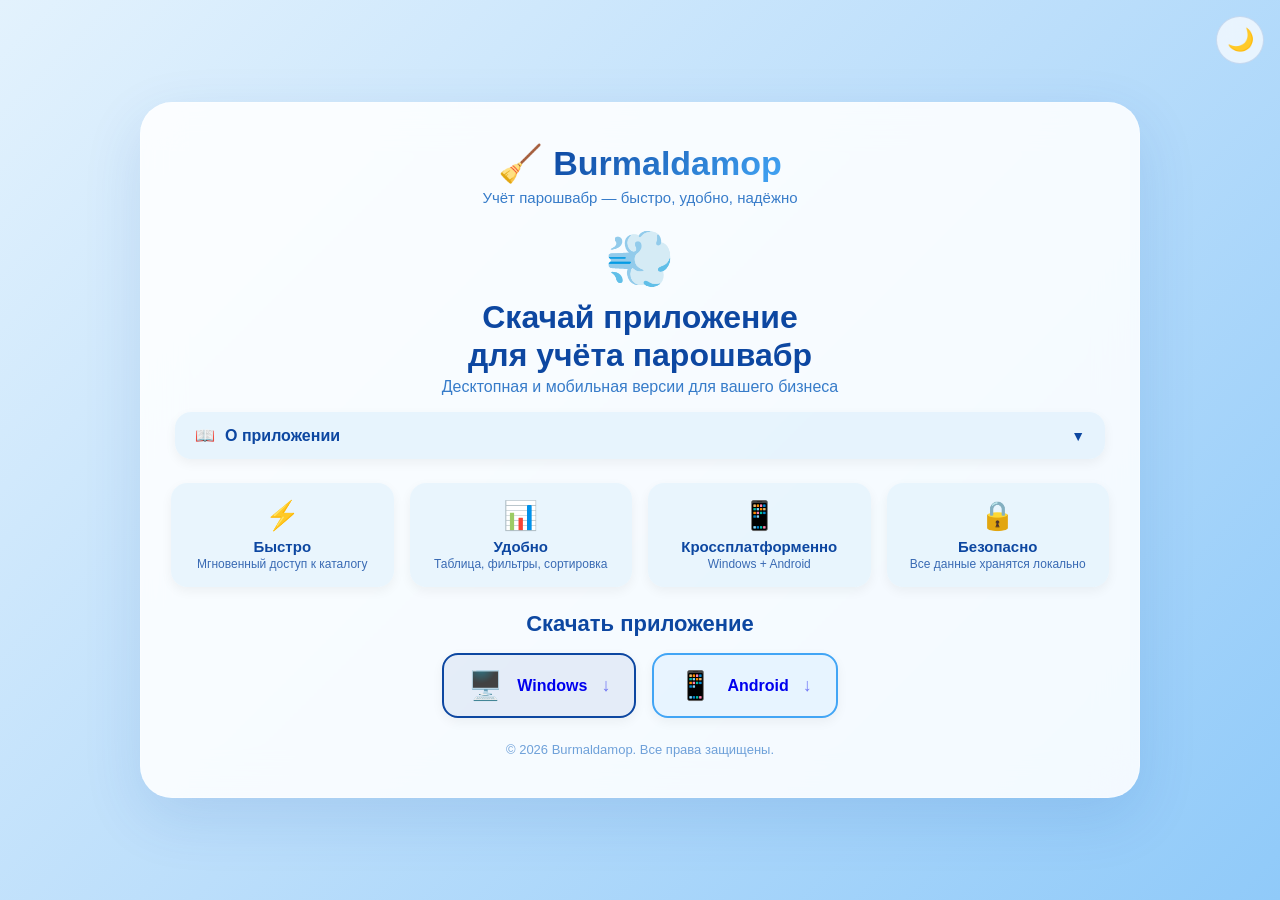
<file: index.html>
<!DOCTYPE html>
<html lang="ru" data-theme="light">
<head>
    <meta charset="UTF-8">
    <meta name="viewport" content="width=device-width, initial-scale=1.0">
    <title>Burmaldamop — скачать приложение</title>
    <link rel="stylesheet" href="style.css">
</head>
<body>

    <button class="theme-toggle" id="themeToggle">🌙</button>

    <div class="container">
        <div class="header">
            <div class="logo">
                <span class="logo-icon">🧹</span>
                <span class="logo-text">Burmaldamop</span>
            </div>
            <p class="tagline">Учёт парошвабр — быстро, удобно, надёжно</p>
        </div>

        <div class="hero">
            <div class="hero-icon">💨</div>
            <h1>Скачай приложение<br>для учёта парошвабр</h1>
            <p class="hero-desc">Десктопная и мобильная версии для вашего бизнеса</p>
        </div>

        <div class="accordion-wrapper">
            <button class="accordion-btn" id="accordionBtn">
                <span class="accordion-icon">📖</span>
                О приложении
                <span class="accordion-arrow">▼</span>
            </button>
            <div class="accordion-content" id="accordionContent">
                <div class="about">
                    <p>
                        <strong>Burmaldamop</strong> — это программа для учёта парошвабр. 
                        Позволяет вести каталог товаров с характеристиками: 
                        модель, производитель, тип питания, мощность, 
                        интенсивность пара, объём резервуара, тип управления, 
                        вес, количество и цена.
                    </p>
                    <div class="about-features">
                        ✅ Добавление, редактирование, удаление записей<br>
                        ✅ Поиск и фильтрация по всем полям<br>
                        ✅ Сортировка по любому столбцу<br>
                        ✅ Экспорт в Excel (для Windows)<br>
                        ✅ Светлая и тёмная тема
                    </div>
                </div>
            </div>
        </div>

        <!-- 4 карточки -->
        <div class="features">
            <div class="feature">
                <span class="icon">⚡</span>
                <h3>Быстро</h3>
                <p>Мгновенный доступ к каталогу</p>
            </div>
            <div class="feature">
                <span class="icon">📊</span>
                <h3>Удобно</h3>
                <p>Таблица, фильтры, сортировка</p>
            </div>
            <div class="feature">
                <span class="icon">📱</span>
                <h3>Кроссплатформенно</h3>
                <p>Windows + Android</p>
            </div>
            <div class="feature">
                <span class="icon">🔒</span>
                <h3>Безопасно</h3>
                <p>Все данные хранятся локально</p>
            </div>
        </div>

        <div class="download-section">
            <h2>Скачать приложение</h2>
            <div class="download-buttons">
                <a href="https://drive.google.com/drive/folders/1vGqve4XARI83IGWP935jA4K77i6wTGDU?dmr=1&ec=wgc-drive-%5Bmodule%5D-goto" class="download-btn windows" target="_blank">
                    <span class="btn-icon">🖥️</span>
                    <div class="btn-text">
                        <span class="btn-title">Windows</span>
                    </div>
                    <span class="btn-arrow">↓</span>
                </a>
                <a href="https://iterpugov0-sketch.github.io/Burmaldomop/Burmaldamop.apk" class="download-btn android">
                    <span class="btn-icon">📱</span>
                    <div class="btn-text">
                        <span class="btn-title">Android</span>
                    </div>
                    <span class="btn-arrow">↓</span>
                </a>
            </div>
        </div>

        <footer>
            <p>© 2026 Burmaldamop. Все права защищены.</p>
        </footer>
    </div>

    <script src="script.js"></script>
</body>
</html>
</file>
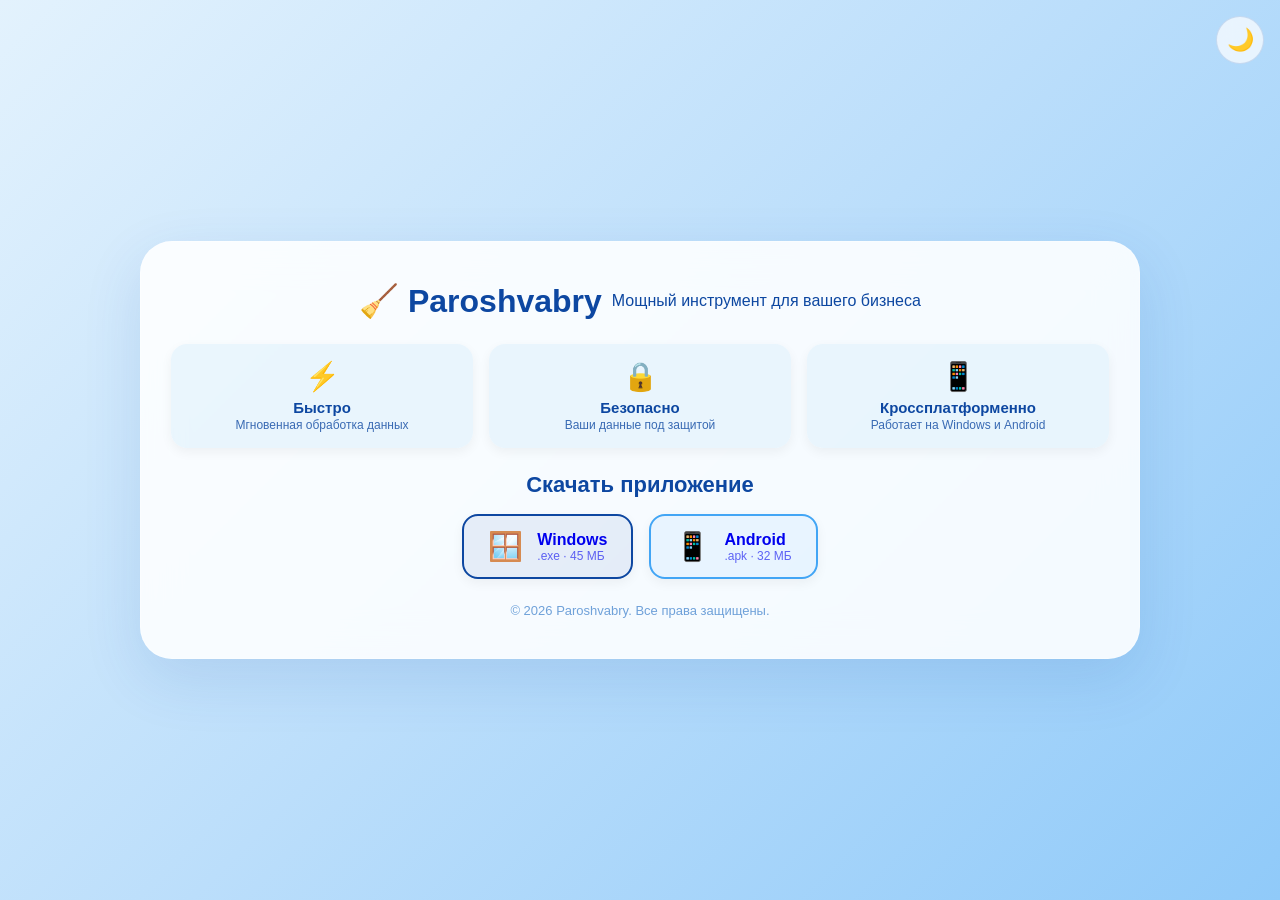
<file: index.html.html>
<!DOCTYPE html>
<html lang="ru" data-theme="light">
<head>
    <meta charset="UTF-8">
    <meta name="viewport" content="width=device-width, initial-scale=1.0">
    <title>Paroshvabry — скачать</title>
    <link rel="stylesheet" href="style.css">
</head>
<body>

    <!-- Кнопка переключения темы -->
    <button class="theme-toggle" id="themeToggle">🌙</button>

    <!-- Главный блок -->
    <div class="container">
        <div class="logo">
            <h1>🧹 Paroshvabry</h1>
            <p class="subtitle">Мощный инструмент для вашего бизнеса</p>
        </div>

        <div class="features">
            <div class="feature">
                <span class="icon">⚡</span>
                <h3>Быстро</h3>
                <p>Мгновенная обработка данных</p>
            </div>
            <div class="feature">
                <span class="icon">🔒</span>
                <h3>Безопасно</h3>
                <p>Ваши данные под защитой</p>
            </div>
            <div class="feature">
                <span class="icon">📱</span>
                <h3>Кроссплатформенно</h3>
                <p>Работает на Windows и Android</p>
            </div>
        </div>

        <div class="download-section">
            <h2>Скачать приложение</h2>
            <div class="download-buttons">
                <a href="#" class="download-btn windows" id="downloadWindows">
                    <span class="btn-icon">🪟</span>
                    <div class="btn-text">
                        <span class="btn-title">Windows</span>
                        <span class="btn-sub">.exe · 45 МБ</span>
                    </div>
                </a>
                <a href="#" class="download-btn android" id="downloadAndroid">
                    <span class="btn-icon">📱</span>
                    <div class="btn-text">
                        <span class="btn-title">Android</span>
                        <span class="btn-sub">.apk · 32 МБ</span>
                    </div>
                </a>
            </div>
        </div>

        <footer>
            <p>© 2026 Paroshvabry. Все права защищены.</p>
        </footer>
    </div>

    <script src="script.js"></script>
</body>
</html>
</file>
<file: style.css>
/* ===== БАЗА ===== */
* {
    margin: 0;
    padding: 0;
    box-sizing: border-box;
}

body {
    font-family: 'Segoe UI', Arial, sans-serif;
    min-height: 100vh;
    display: flex;
    justify-content: center;
    align-items: center;
    padding: 16px;
    transition: background 0.4s, color 0.4s;
}

/* ===== ТЕМА: СВЕТЛАЯ ===== */
[data-theme="light"] {
    background: linear-gradient(135deg, #e3f2fd 0%, #bbdefb 50%, #90caf9 100%);
    color: #0d47a1;
}

[data-theme="light"] .container {
    background: rgba(255, 255, 255, 0.88);
    backdrop-filter: blur(20px);
    box-shadow: 0 20px 60px rgba(13, 71, 161, 0.12);
    border: 1px solid rgba(255, 255, 255, 0.3);
}

[data-theme="light"] .logo-text {
    background: linear-gradient(135deg, #0d47a1, #42a5f5);
    -webkit-background-clip: text;
    -webkit-text-fill-color: transparent;
}

[data-theme="light"] .tagline {
    color: #1565c0;
}

[data-theme="light"] .hero h1 {
    color: #0d47a1;
}

[data-theme="light"] .hero-desc {
    color: #1565c0;
}

[data-theme="light"] .feature {
    background: rgba(227, 242, 253, 0.7);
}

[data-theme="light"] .feature .icon {
    color: #1e88e5;
}

[data-theme="light"] .download-btn {
    background: rgba(227, 242, 253, 0.7);
}

[data-theme="light"] .download-btn:hover {
    background: #bbdefb;
}

[data-theme="light"] .accordion-btn {
    background: rgba(227, 242, 253, 0.8);
    color: #0d47a1;
}

[data-theme="light"] .accordion-btn:hover {
    background: #bbdefb;
}

[data-theme="light"] .about {
    background: rgba(227, 242, 253, 0.7);
}

[data-theme="light"] .about p {
    color: #0d47a1;
}

[data-theme="light"] .about-features {
    color: #1565c0;
}

[data-theme="light"] footer {
    color: #1565c0;
}

[data-theme="light"] .theme-toggle {
    background: rgba(255, 255, 255, 0.7);
    border-color: rgba(13, 71, 161, 0.15);
}

/* ===== ТЕМА: ТЁМНАЯ ===== */
[data-theme="dark"] {
    background: linear-gradient(135deg, #0d1b2a 0%, #1b2838 50%, #1a237e 100%);
    color: #e3f2fd;
}

[data-theme="dark"] .container {
    background: rgba(13, 27, 42, 0.92);
    backdrop-filter: blur(20px);
    box-shadow: 0 20px 60px rgba(0, 0, 0, 0.5);
    border: 1px solid rgba(144, 202, 249, 0.08);
}

[data-theme="dark"] .logo-text {
    background: linear-gradient(135deg, #64b5f6, #90caf9);
    -webkit-background-clip: text;
    -webkit-text-fill-color: transparent;
}

[data-theme="dark"] .tagline {
    color: #90caf9;
}

[data-theme="dark"] .hero h1 {
    color: #e3f2fd;
}

[data-theme="dark"] .hero-desc {
    color: #90caf9;
}

[data-theme="dark"] .feature {
    background: rgba(26, 35, 126, 0.5);
}

[data-theme="dark"] .feature .icon {
    color: #64b5f6;
}

[data-theme="dark"] .feature h3 {
    color: #e3f2fd;
}

[data-theme="dark"] .feature p {
    color: #90caf9;
}

[data-theme="dark"] .download-btn {
    background: rgba(26, 35, 126, 0.5);
}

[data-theme="dark"] .download-btn .btn-title {
    color: #e3f2fd;
}

[data-theme="dark"] .download-btn .btn-sub {
    color: #90caf9;
}

[data-theme="dark"] .download-btn:hover {
    background: rgba(26, 35, 126, 0.7);
}

[data-theme="dark"] .accordion-btn {
    background: rgba(26, 35, 126, 0.5);
    color: #e3f2fd;
}

[data-theme="dark"] .accordion-btn:hover {
    background: rgba(26, 35, 126, 0.7);
}

[data-theme="dark"] .about {
    background: rgba(26, 35, 126, 0.5);
}

[data-theme="dark"] .about p {
    color: #e3f2fd;
}

[data-theme="dark"] .about-features {
    color: #90caf9;
}

[data-theme="dark"] footer {
    color: #64b5f6;
}

[data-theme="dark"] .theme-toggle {
    background: rgba(26, 35, 126, 0.6);
    border-color: rgba(144, 202, 249, 0.15);
}

/* ===== КОНТЕЙНЕР ===== */
.container {
    max-width: 1000px;
    width: 100%;
    padding: 40px 30px;
    border-radius: 32px;
    transition: background 0.4s, box-shadow 0.4s;
    text-align: center;
}

/* ===== ШАПКА ===== */
.header {
    margin-bottom: 16px;
}

.logo {
    display: flex;
    align-items: center;
    justify-content: center;
    gap: 10px;
    margin-bottom: 4px;
}

.logo-icon {
    font-size: 36px;
}

.logo-text {
    font-size: 34px;
    font-weight: 800;
}

.tagline {
    font-size: 15px;
    opacity: 0.85;
}

/* ===== ГЕРОЙ ===== */
.hero {
    margin: 20px 0 12px;
}

.hero-icon {
    font-size: 56px;
    margin-bottom: 6px;
    animation: float 3s ease-in-out infinite;
}

@keyframes float {
    0%, 100% { transform: translateY(0) scale(1); }
    50% { transform: translateY(-12px) scale(1.05); }
}

.hero h1 {
    font-size: 32px;
    font-weight: 700;
    line-height: 1.2;
}

.hero-desc {
    font-size: 16px;
    opacity: 0.85;
    margin-top: 4px;
}

/* ===== АККОРДЕОН ===== */
.accordion-wrapper {
    margin: 16px auto 8px;
    max-width: 100%;
    padding: 0 4px;
}

/* ===== КНОПКА "О ПРИЛОЖЕНИИ" С ПОДСВЕТКОЙ ===== */
.accordion-btn {
    width: 100%;
    padding: 14px 20px;
    font-size: 16px;
    font-weight: 700;
    border: none;
    border-radius: 16px;
    cursor: pointer;
    display: flex;
    align-items: center;
    justify-content: center;
    gap: 10px;
    transition: all 0.3s ease;
    font-family: 'Segoe UI', Arial, sans-serif;
    position: relative;
    overflow: hidden;
    box-shadow: 0 4px 12px rgba(0, 0, 0, 0.05);
    z-index: 1;
}

.accordion-btn::before {
    content: '';
    position: absolute;
    top: -4px;
    left: -4px;
    right: -4px;
    bottom: -4px;
    border-radius: 20px;
    opacity: 0;
    transition: opacity 0.4s ease;
    z-index: -1;
}

[data-theme="light"] .accordion-btn::before {
    background: radial-gradient(circle at 50% 50%, rgba(13, 71, 161, 0.3), transparent 70%);
}

[data-theme="light"] .accordion-btn:hover::before {
    opacity: 1;
}

[data-theme="light"] .accordion-btn:hover {
    box-shadow: 0 0 35px rgba(13, 71, 161, 0.15), 0 8px 25px rgba(0, 0, 0, 0.05);
}

[data-theme="dark"] .accordion-btn::before {
    background: radial-gradient(circle at 50% 50%, rgba(100, 181, 246, 0.35), transparent 70%);
}

[data-theme="dark"] .accordion-btn:hover::before {
    opacity: 1;
}

[data-theme="dark"] .accordion-btn:hover {
    box-shadow: 0 0 35px rgba(100, 181, 246, 0.15), 0 8px 25px rgba(0, 0, 0, 0.2);
}

.accordion-arrow {
    font-size: 14px;
    transition: transform 0.4s ease;
    margin-left: auto;
}

.accordion-arrow.open {
    transform: rotate(180deg);
}

.accordion-content {
    max-height: 0;
    overflow: hidden;
    transition: max-height 0.5s ease, opacity 0.4s ease, margin 0.4s ease;
    opacity: 0;
    margin-top: 0;
}

.accordion-content.open {
    max-height: 600px;
    opacity: 1;
    margin-top: 10px;
}

.about {
    padding: 16px 20px;
    border-radius: 16px;
    text-align: left;
}

.about p {
    font-size: 14px;
    line-height: 1.7;
    opacity: 0.9;
}

.about-features {
    margin-top: 10px;
    font-size: 13px;
    line-height: 1.9;
    opacity: 0.85;
}

/* ===== КНОПКА ПЕРЕКЛЮЧЕНИЯ ТЕМЫ ===== */
.theme-toggle {
    position: fixed;
    top: 16px;
    right: 16px;
    backdrop-filter: blur(10px);
    border: 1px solid rgba(255, 255, 255, 0.15);
    border-radius: 50%;
    width: 48px;
    height: 48px;
    font-size: 22px;
    cursor: pointer;
    transition: 0.3s;
    z-index: 100;
}

.theme-toggle:hover {
    transform: scale(1.1) rotate(10deg);
}

/* ===== ФИЧИ (4 КАРТОЧКИ) С ПОДСВЕТКОЙ ===== */
.features {
    display: grid;
    grid-template-columns: repeat(auto-fit, minmax(150px, 1fr));
    gap: 16px;
    margin: 24px 0;
}

.feature {
    padding: 16px 14px;
    border-radius: 16px;
    transition: all 0.3s ease;
    position: relative;
    overflow: hidden;
    box-shadow: 0 4px 12px rgba(0, 0, 0, 0.05);
    z-index: 1;
}

.feature::before {
    content: '';
    position: absolute;
    top: -4px;
    left: -4px;
    right: -4px;
    bottom: -4px;
    border-radius: 20px;
    opacity: 0;
    transition: opacity 0.4s ease;
    z-index: -1;
}

[data-theme="light"] .feature::before {
    background: radial-gradient(circle at 50% 50%, rgba(13, 71, 161, 0.2), transparent 70%);
}

[data-theme="light"] .feature:hover::before {
    opacity: 1;
}

[data-theme="light"] .feature:hover {
    transform: translateY(-4px);
    box-shadow: 0 0 35px rgba(13, 71, 161, 0.1), 0 8px 25px rgba(0, 0, 0, 0.05);
}

[data-theme="dark"] .feature::before {
    background: radial-gradient(circle at 50% 50%, rgba(100, 181, 246, 0.25), transparent 70%);
}

[data-theme="dark"] .feature:hover::before {
    opacity: 1;
}

[data-theme="dark"] .feature:hover {
    transform: translateY(-4px);
    box-shadow: 0 0 35px rgba(100, 181, 246, 0.1), 0 8px 25px rgba(0, 0, 0, 0.2);
}

.feature .icon {
    font-size: 28px;
    display: block;
    margin-bottom: 6px;
}

.feature h3 {
    font-size: 15px;
    margin-bottom: 2px;
}

.feature p {
    font-size: 12px;
    opacity: 0.8;
}

/* ===== КНОПКИ СКАЧИВАНИЯ ===== */
.download-section {
    margin: 20px 0 16px;
}

.download-section h2 {
    font-size: 22px;
    margin-bottom: 16px;
}

.download-buttons {
    display: flex;
    justify-content: center;
    gap: 16px;
    flex-wrap: wrap;
}

.download-btn {
    display: flex;
    align-items: center;
    gap: 14px;
    padding: 14px 24px;
    border-radius: 16px;
    text-decoration: none;
    transition: all 0.3s ease;
    border: 2px solid transparent;
    min-width: 160px;
    position: relative;
    overflow: hidden;
    box-shadow: 0 4px 12px rgba(0, 0, 0, 0.05);
    z-index: 1;
}

.download-btn::before {
    content: '';
    position: absolute;
    top: -4px;
    left: -4px;
    right: -4px;
    bottom: -4px;
    border-radius: 20px;
    opacity: 0;
    transition: opacity 0.4s ease;
    z-index: -1;
}

.download-btn.windows {
    border-color: #0d47a1;
    background: rgba(13, 71, 161, 0.08);
}

.download-btn.windows::before {
    background: radial-gradient(circle at 50% 50%, rgba(13, 71, 161, 0.35), transparent 70%);
}

.download-btn.windows:hover {
    background: rgba(13, 71, 161, 0.18);
    transform: translateY(-4px) scale(1.02);
    box-shadow: 0 0 35px rgba(13, 71, 161, 0.25), 0 12px 30px rgba(0, 0, 0, 0.1);
}

.download-btn.windows:hover::before {
    opacity: 1;
}

.download-btn.android {
    border-color: #42a5f5;
    background: rgba(66, 165, 245, 0.08);
}

.download-btn.android::before {
    background: radial-gradient(circle at 50% 50%, rgba(66, 165, 245, 0.35), transparent 70%);
}

.download-btn.android:hover {
    background: rgba(66, 165, 245, 0.18);
    transform: translateY(-4px) scale(1.02);
    box-shadow: 0 0 35px rgba(66, 165, 245, 0.25), 0 12px 30px rgba(0, 0, 0, 0.1);
}

.download-btn.android:hover::before {
    opacity: 1;
}

.download-btn::after {
    content: '';
    position: absolute;
    top: -50%;
    left: -50%;
    width: 200%;
    height: 200%;
    background: radial-gradient(circle, rgba(255,255,255,0.06) 0%, transparent 60%);
    opacity: 0;
    transition: 0.4s;
}

.download-btn:hover::after {
    opacity: 1;
}

.btn-icon {
    font-size: 28px;
}

.btn-text {
    display: flex;
    flex-direction: column;
    text-align: left;
}

.btn-title {
    font-size: 16px;
    font-weight: 700;
}

.btn-sub {
    font-size: 12px;
    opacity: 0.6;
}

.btn-arrow {
    font-size: 18px;
    opacity: 0.5;
    transition: 0.3s;
    margin-left: auto;
}

.download-btn:hover .btn-arrow {
    opacity: 1;
    transform: translateX(4px);
}

/* ===== ФУТЕР ===== */
footer {
    margin-top: 24px;
    font-size: 13px;
    opacity: 0.6;
}

/* ======================================== */
/* ===== АДАПТИВ ===== */
/* ======================================== */

@media (max-width: 768px) {
    .container {
        padding: 30px 20px;
    }

    .logo-text {
        font-size: 30px;
    }

    .hero h1 {
        font-size: 28px;
    }

    .hero-icon {
        font-size: 48px;
    }

    .features {
        grid-template-columns: 1fr 1fr;
        gap: 12px;
    }

    .download-btn {
        min-width: 140px;
        padding: 12px 20px;
    }
}

@media (max-width: 480px) {
    body {
        padding: 10px;
    }

    .container {
        padding: 20px 14px;
        border-radius: 24px;
    }

    .logo-icon {
        font-size: 28px;
    }

    .logo-text {
        font-size: 24px;
    }

    .tagline {
        font-size: 13px;
    }

    .hero {
        margin: 14px 0 10px;
    }

    .hero-icon {
        font-size: 40px;
    }

    .hero h1 {
        font-size: 22px;
    }

    .hero-desc {
        font-size: 14px;
    }

    .features {
        grid-template-columns: 1fr 1fr;
        gap: 10px;
        margin: 18px 0;
    }

    .feature {
        padding: 12px 10px;
        border-radius: 12px;
    }

    .feature .icon {
        font-size: 24px;
    }

    .feature h3 {
        font-size: 13px;
    }

    .feature p {
        font-size: 11px;
    }

    .accordion-btn {
        font-size: 14px;
        padding: 12px 16px;
        border-radius: 12px;
    }

    .about {
        padding: 12px 14px;
    }

    .about p {
        font-size: 13px;
    }

    .about-features {
        font-size: 12px;
    }

    .download-section h2 {
        font-size: 18px;
        margin-bottom: 12px;
    }

    .download-buttons {
        flex-direction: column;
        align-items: stretch;
        gap: 12px;
    }

    .download-btn {
        width: 100%;
        justify-content: center;
        padding: 14px 18px;
        min-width: unset;
        border-radius: 14px;
    }

    .btn-icon {
        font-size: 24px;
    }

    .btn-title {
        font-size: 15px;
    }

    .btn-sub {
        font-size: 11px;
    }

    .btn-arrow {
        font-size: 16px;
    }

    .theme-toggle {
        top: 10px;
        right: 10px;
        width: 40px;
        height: 40px;
        font-size: 18px;
    }

    footer {
        font-size: 11px;
        margin-top: 18px;
    }
}

@media (max-width: 360px) {
    .container {
        padding: 16px 10px;
    }

    .logo-text {
        font-size: 20px;
    }

    .hero h1 {
        font-size: 18px;
    }

    .hero-desc {
        font-size: 12px;
    }

    .features {
        grid-template-columns: 1fr 1fr;
        gap: 8px;
    }

    .feature {
        padding: 10px 8px;
    }

    .feature .icon {
        font-size: 20px;
    }

    .feature h3 {
        font-size: 12px;
    }

    .feature p {
        font-size: 10px;
    }

    .download-btn {
        padding: 12px 14px;
    }

    .btn-title {
        font-size: 13px;
    }

    .btn-sub {
        font-size: 10px;
    }
}
</file>
